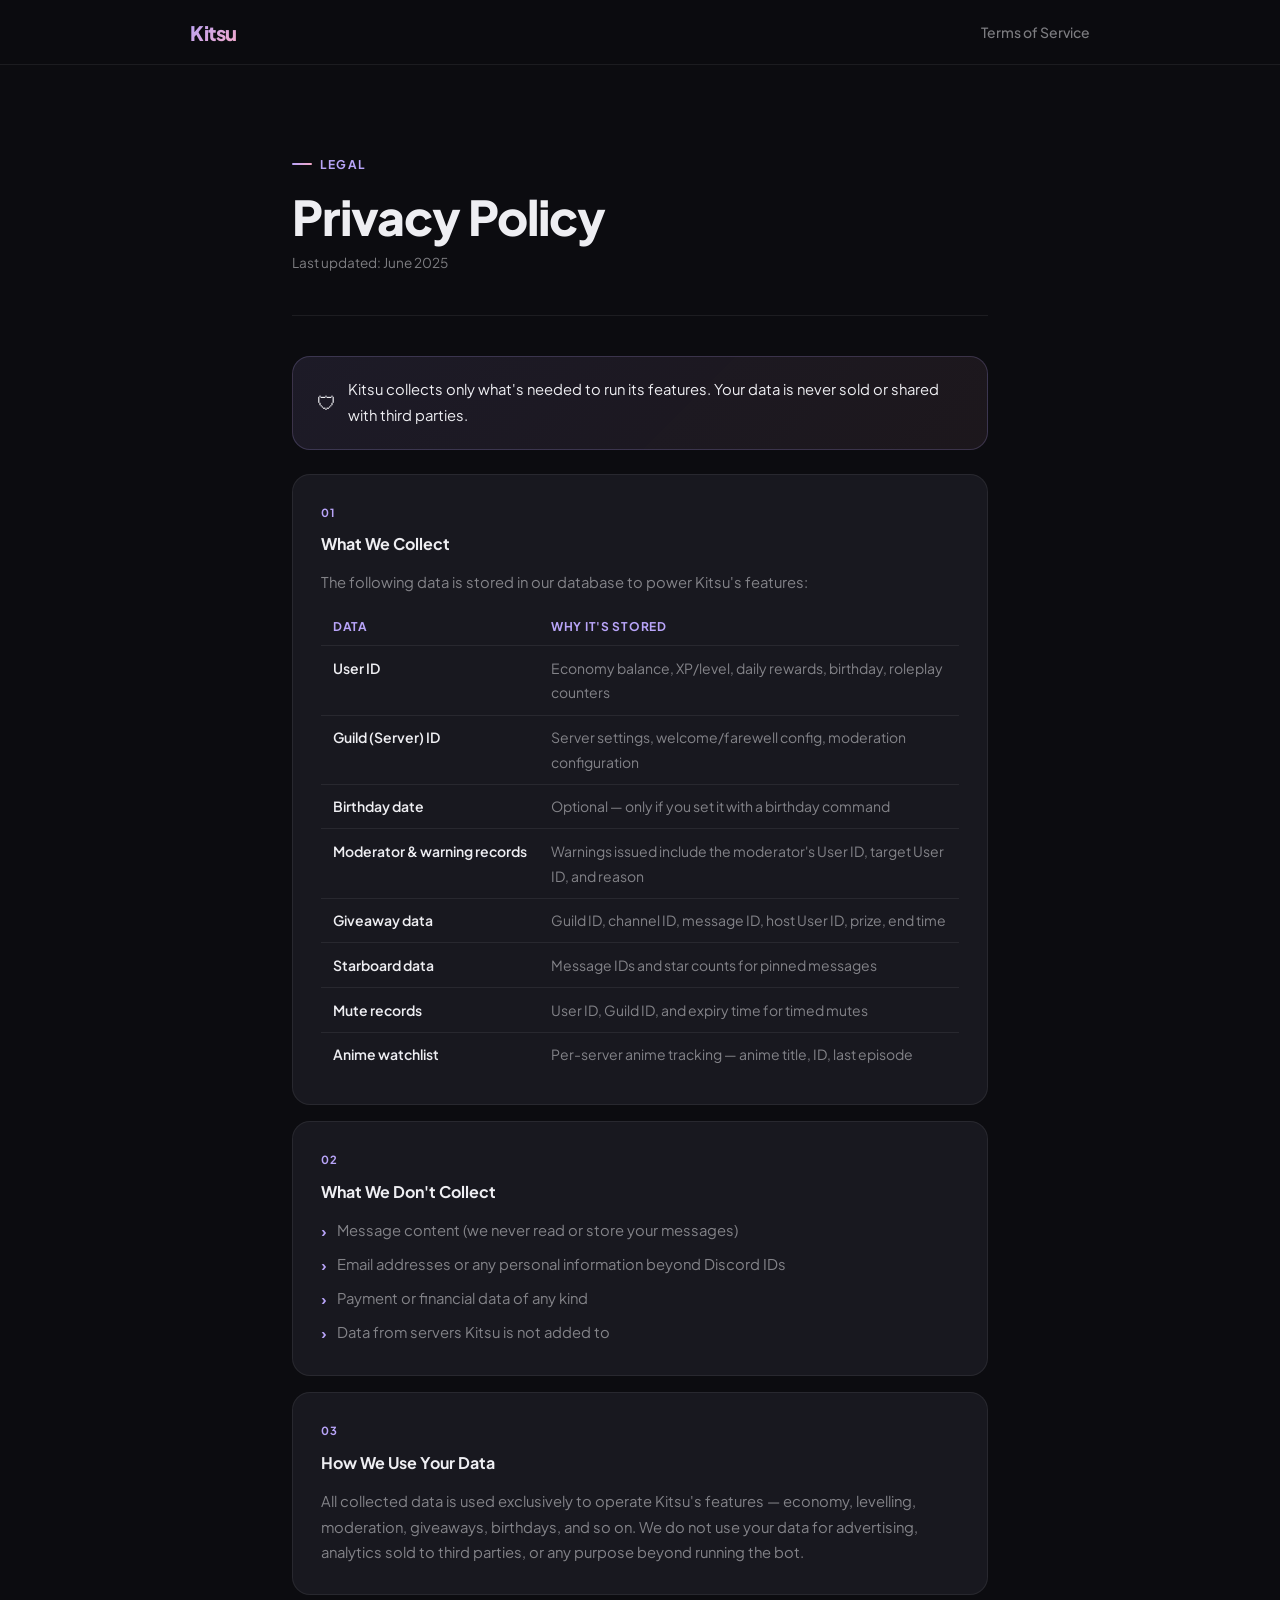
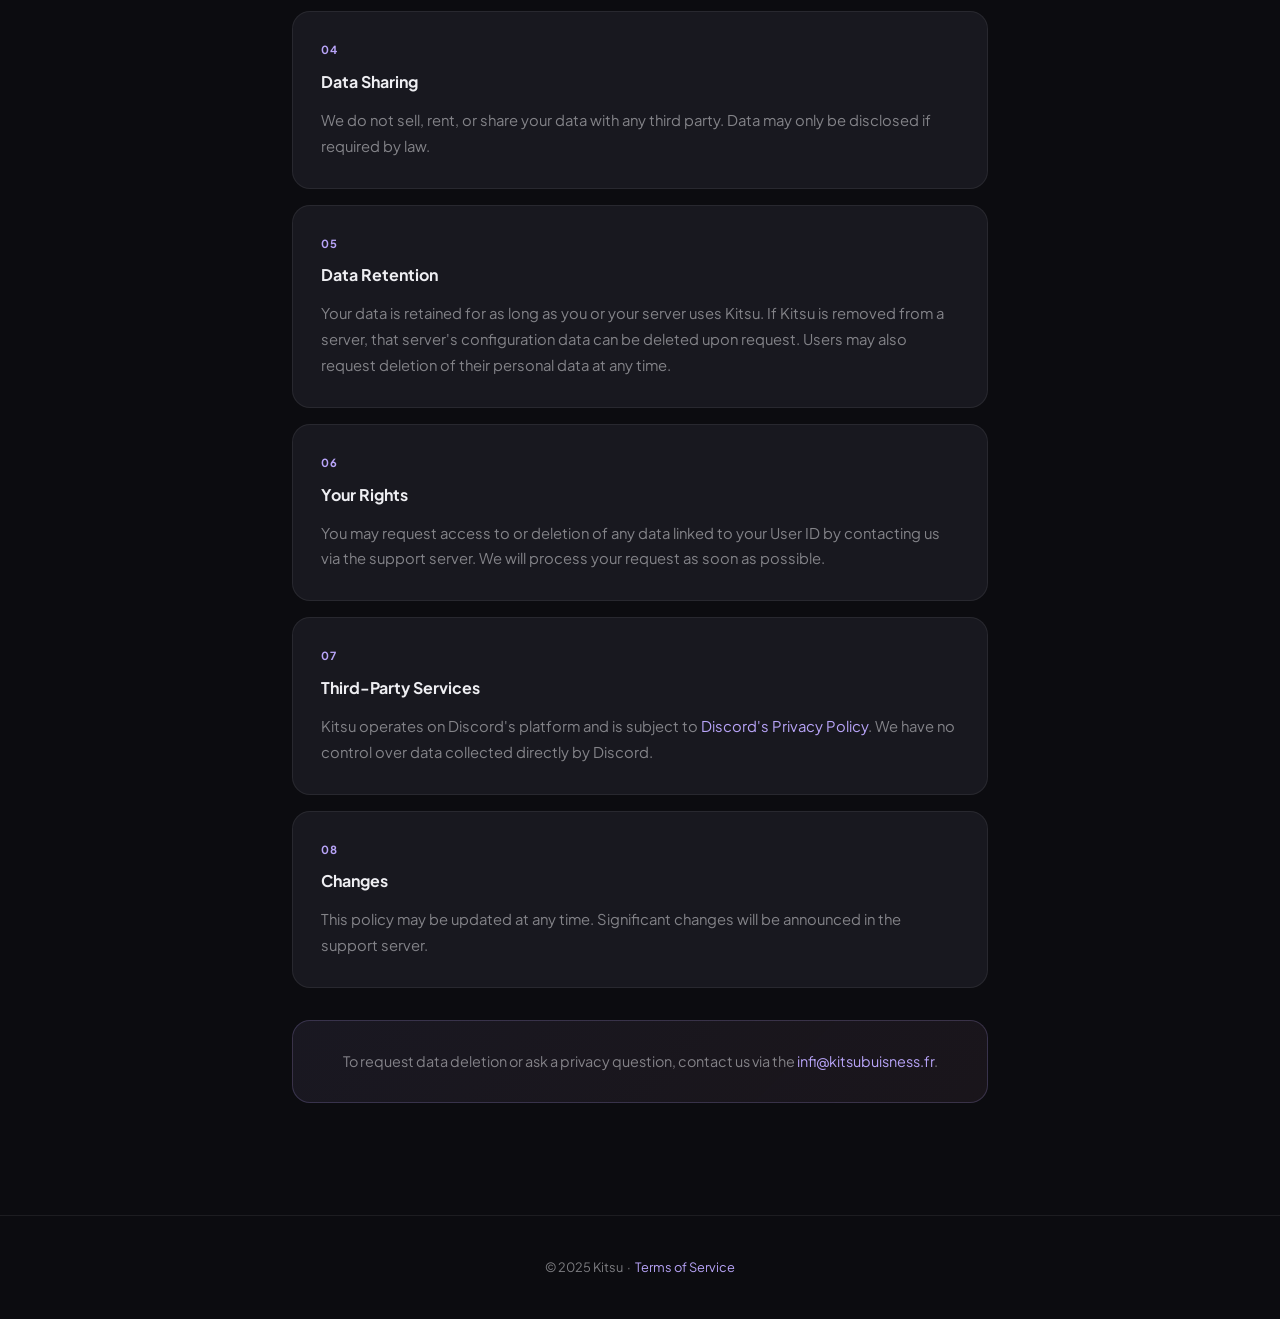
<file: privacy.html>
<!DOCTYPE html>
<html lang="en">
<head>
  <meta charset="UTF-8" />
  <meta name="viewport" content="width=device-width, initial-scale=1.0" />
  <title>Privacy Policy — Kitsu</title>
  <link rel="preconnect" href="https://fonts.googleapis.com" />
  <link href="https://fonts.googleapis.com/css2?family=Plus+Jakarta+Sans:wght@400;500;600;700;800&display=swap" rel="stylesheet" />
  <style>
    :root {
      --bg:      #0c0c10;
      --bg2:     #121218;
      --card:    #18181f;
      --border:  rgba(255,255,255,0.07);
      --text:    #eeeef2;
      --muted:   rgba(238,238,242,0.5);
      --accent:  #b8a4f8;
      --accent2: #f4a8c7;
      --good:    #7dd4a8;
      --radius:  18px;
      --font:    'Plus Jakarta Sans', sans-serif;
      --trans:   0.4s cubic-bezier(.25,.8,.25,1);
    }
    *, *::before, *::after { box-sizing: border-box; margin: 0; padding: 0; }
    html { scroll-behavior: smooth; font-size: 16px; }
    body {
      font-family: var(--font);
      background: var(--bg);
      color: var(--text);
      line-height: 1.75;
      overflow-x: hidden;
      min-height: 100vh;
    }

    #navbar {
      position: sticky; top: 0; z-index: 100;
      padding: 0 2rem;
      backdrop-filter: blur(18px);
      -webkit-backdrop-filter: blur(18px);
      background: rgba(12,12,16,0.7);
      border-bottom: 1px solid var(--border);
    }
    .nav-inner {
      max-width: 900px; margin: auto;
      display: flex; align-items: center; justify-content: space-between;
      height: 64px;
    }
    .nav-logo {
      font-weight: 800; font-size: 1.25rem; letter-spacing: -0.5px;
      background: linear-gradient(135deg, var(--accent), var(--accent2));
      -webkit-background-clip: text; -webkit-text-fill-color: transparent;
      text-decoration: none;
    }
    .nav-links a {
      text-decoration: none; color: var(--muted);
      font-size: 0.875rem; font-weight: 500; transition: color 0.2s;
    }
    .nav-links a:hover { color: var(--text); }

    main { max-width: 760px; margin: 0 auto; padding: 5rem 2rem 7rem; }

    .page-eyebrow {
      display: inline-flex; align-items: center; gap: 0.5rem;
      font-size: 0.75rem; font-weight: 700; letter-spacing: 0.1em;
      text-transform: uppercase; color: var(--accent); margin-bottom: 1rem;
    }
    .page-eyebrow::before {
      content: '';
      display: inline-block; width: 20px; height: 2px;
      background: linear-gradient(90deg, var(--accent), var(--accent2));
      border-radius: 2px;
    }

    h1 {
      font-size: clamp(2rem, 4vw, 3rem);
      font-weight: 800; letter-spacing: -1px;
      line-height: 1.1; margin-bottom: 0.5rem;
    }

    .updated {
      color: var(--muted); font-size: 0.85rem;
      padding-bottom: 2.5rem; margin-bottom: 2.5rem;
      border-bottom: 1px solid var(--border);
    }

    .summary-banner {
      background: linear-gradient(135deg, rgba(184,164,248,0.1), rgba(244,168,199,0.07));
      border: 1px solid rgba(184,164,248,0.2);
      border-radius: var(--radius);
      padding: 1.25rem 1.5rem;
      margin-bottom: 1.5rem;
      font-size: 0.925rem;
      color: var(--text);
      display: flex; align-items: center; gap: 0.75rem;
    }
    .summary-banner::before {
      content: '🛡';
      font-size: 1.2rem; flex-shrink: 0;
    }

    .legal-section {
      background: var(--card);
      border: 1px solid var(--border);
      border-radius: var(--radius);
      padding: 1.75rem;
      margin-bottom: 1rem;
      transition: box-shadow 0.3s;
    }
    .legal-section:hover { box-shadow: 0 12px 40px rgba(0,0,0,0.25); }

    .section-num {
      font-size: 0.7rem; font-weight: 700; letter-spacing: 0.08em;
      text-transform: uppercase; color: var(--accent); margin-bottom: 0.5rem;
    }

    h2 { font-size: 1rem; font-weight: 700; color: var(--text); margin-bottom: 0.75rem; }

    p { color: var(--muted); font-size: 0.925rem; margin-bottom: 0.5rem; }
    p:last-child { margin-bottom: 0; }

    /* Data table */
    .data-table {
      width: 100%; border-collapse: collapse; margin-top: 0.75rem;
      font-size: 0.875rem;
    }
    .data-table th {
      text-align: left; padding: 0.5rem 0.75rem;
      color: var(--accent); font-weight: 700; font-size: 0.75rem;
      text-transform: uppercase; letter-spacing: 0.06em;
      border-bottom: 1px solid var(--border);
    }
    .data-table td {
      padding: 0.6rem 0.75rem; color: var(--muted);
      border-bottom: 1px solid var(--border); vertical-align: top;
    }
    .data-table tr:last-child td { border-bottom: none; }
    .data-table td:first-child { color: var(--text); font-weight: 600; white-space: nowrap; }

    ul {
      list-style: none; padding: 0;
      display: flex; flex-direction: column; gap: 0.45rem;
      margin-top: 0.5rem;
    }
    ul li {
      display: flex; align-items: flex-start; gap: 0.6rem;
      font-size: 0.925rem; color: var(--muted);
    }
    ul li::before {
      content: '›'; color: var(--accent); font-weight: 700;
      flex-shrink: 0; margin-top: 1px;
    }

    a { color: var(--accent); text-decoration: none; }
    a:hover { text-decoration: underline; }

    .contact-card {
      margin-top: 2rem;
      background: linear-gradient(135deg, rgba(184,164,248,0.08), rgba(244,168,199,0.06));
      border: 1px solid rgba(184,164,248,0.2);
      border-radius: var(--radius);
      padding: 1.75rem; text-align: center;
    }
    .contact-card p { color: var(--muted); font-size: 0.9rem; }

    footer {
      text-align: center; padding: 2.5rem 2rem;
      color: var(--muted); font-size: 0.8rem;
      border-top: 1px solid var(--border);
    }
    footer a { color: var(--accent); }
  </style>
</head>
<body>

<div id="navbar">
  <div class="nav-inner">
    <a class="nav-logo" href="#">Kitsu</a>
    <div class="nav-links">
      <a href="tos.html">Terms of Service</a>
    </div>
  </div>
</div>

<main>
  <p class="page-eyebrow">Legal</p>
  <h1>Privacy Policy</h1>
  <p class="updated">Last updated: June 2025</p>

  <div class="summary-banner">
    Kitsu collects only what's needed to run its features. Your data is never sold or shared with third parties.
  </div>

  <div class="legal-section">
    <p class="section-num">01</p>
    <h2>What We Collect</h2>
    <p>The following data is stored in our database to power Kitsu's features:</p>
    <table class="data-table">
      <thead>
        <tr><th>Data</th><th>Why it's stored</th></tr>
      </thead>
      <tbody>
        <tr><td>User ID</td><td>Economy balance, XP/level, daily rewards, birthday, roleplay counters</td></tr>
        <tr><td>Guild (Server) ID</td><td>Server settings, welcome/farewell config, moderation configuration</td></tr>
        <tr><td>Birthday date</td><td>Optional — only if you set it with a birthday command</td></tr>
        <tr><td>Moderator & warning records</td><td>Warnings issued include the moderator's User ID, target User ID, and reason</td></tr>
        <tr><td>Giveaway data</td><td>Guild ID, channel ID, message ID, host User ID, prize, end time</td></tr>
        <tr><td>Starboard data</td><td>Message IDs and star counts for pinned messages</td></tr>
        <tr><td>Mute records</td><td>User ID, Guild ID, and expiry time for timed mutes</td></tr>
        <tr><td>Anime watchlist</td><td>Per-server anime tracking — anime title, ID, last episode</td></tr>
      </tbody>
    </table>
  </div>

  <div class="legal-section">
    <p class="section-num">02</p>
    <h2>What We Don't Collect</h2>
    <ul>
      <li>Message content (we never read or store your messages)</li>
      <li>Email addresses or any personal information beyond Discord IDs</li>
      <li>Payment or financial data of any kind</li>
      <li>Data from servers Kitsu is not added to</li>
    </ul>
  </div>

  <div class="legal-section">
    <p class="section-num">03</p>
    <h2>How We Use Your Data</h2>
    <p>All collected data is used exclusively to operate Kitsu's features — economy, levelling, moderation, giveaways, birthdays, and so on. We do not use your data for advertising, analytics sold to third parties, or any purpose beyond running the bot.</p>
  </div>

  <div class="legal-section">
    <p class="section-num">04</p>
    <h2>Data Sharing</h2>
    <p>We do not sell, rent, or share your data with any third party. Data may only be disclosed if required by law.</p>
  </div>

  <div class="legal-section">
    <p class="section-num">05</p>
    <h2>Data Retention</h2>
    <p>Your data is retained for as long as you or your server uses Kitsu. If Kitsu is removed from a server, that server's configuration data can be deleted upon request. Users may also request deletion of their personal data at any time.</p>
  </div>

  <div class="legal-section">
    <p class="section-num">06</p>
    <h2>Your Rights</h2>
    <p>You may request access to or deletion of any data linked to your User ID by contacting us via the support server. We will process your request as soon as possible.</p>
  </div>

  <div class="legal-section">
    <p class="section-num">07</p>
    <h2>Third-Party Services</h2>
    <p>Kitsu operates on Discord's platform and is subject to <a href="https://discord.com/privacy" target="_blank">Discord's Privacy Policy</a>. We have no control over data collected directly by Discord.</p>
  </div>

  <div class="legal-section">
    <p class="section-num">08</p>
    <h2>Changes</h2>
    <p>This policy may be updated at any time. Significant changes will be announced in the support server.</p>
  </div>

  <div class="contact-card">
    <p>To request data deletion or ask a privacy question, contact us via the <a href="mailto:infi@kitsubuisness.fr">infi@kitsubuisness.fr</a>.</p>
  </div>
</main>

<footer>
  &copy; 2025 Kitsu &nbsp;·&nbsp; <a href="tos.html">Terms of Service</a>
</footer>

</body>
</html>
</file>
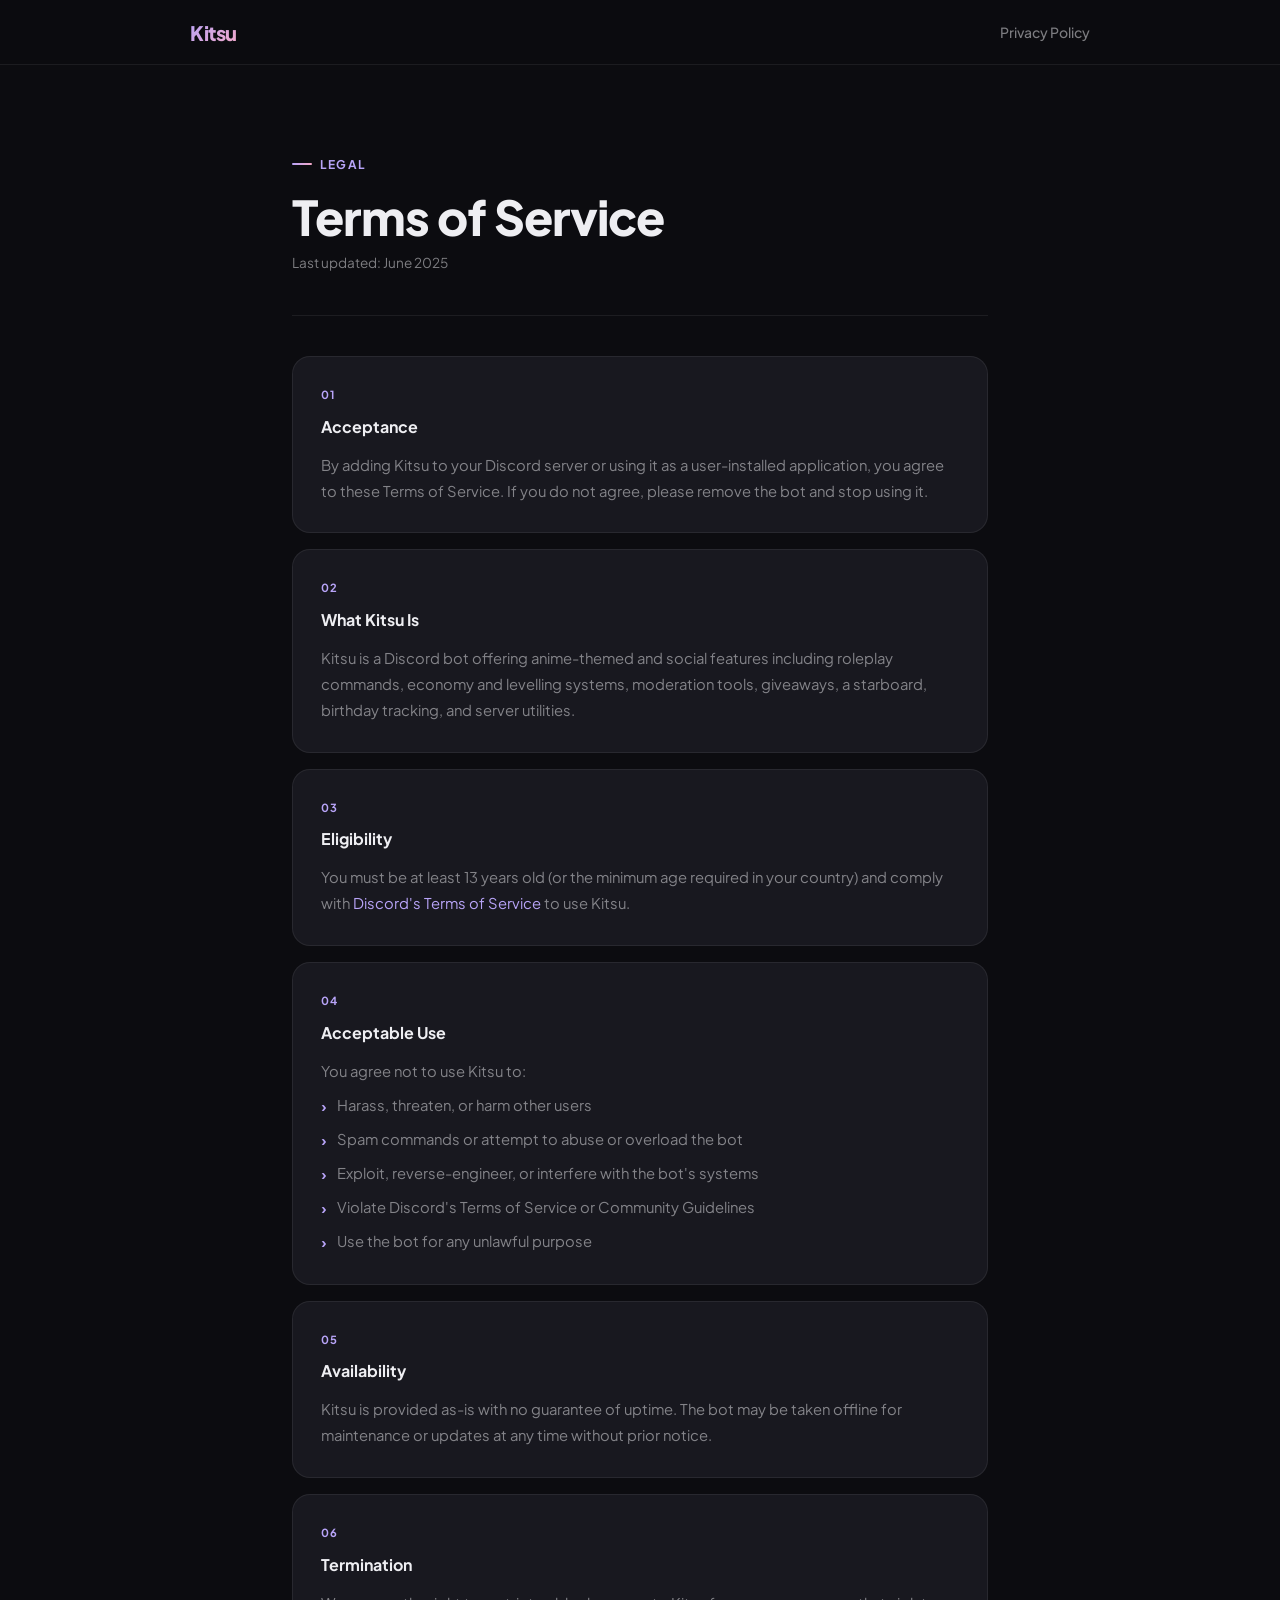
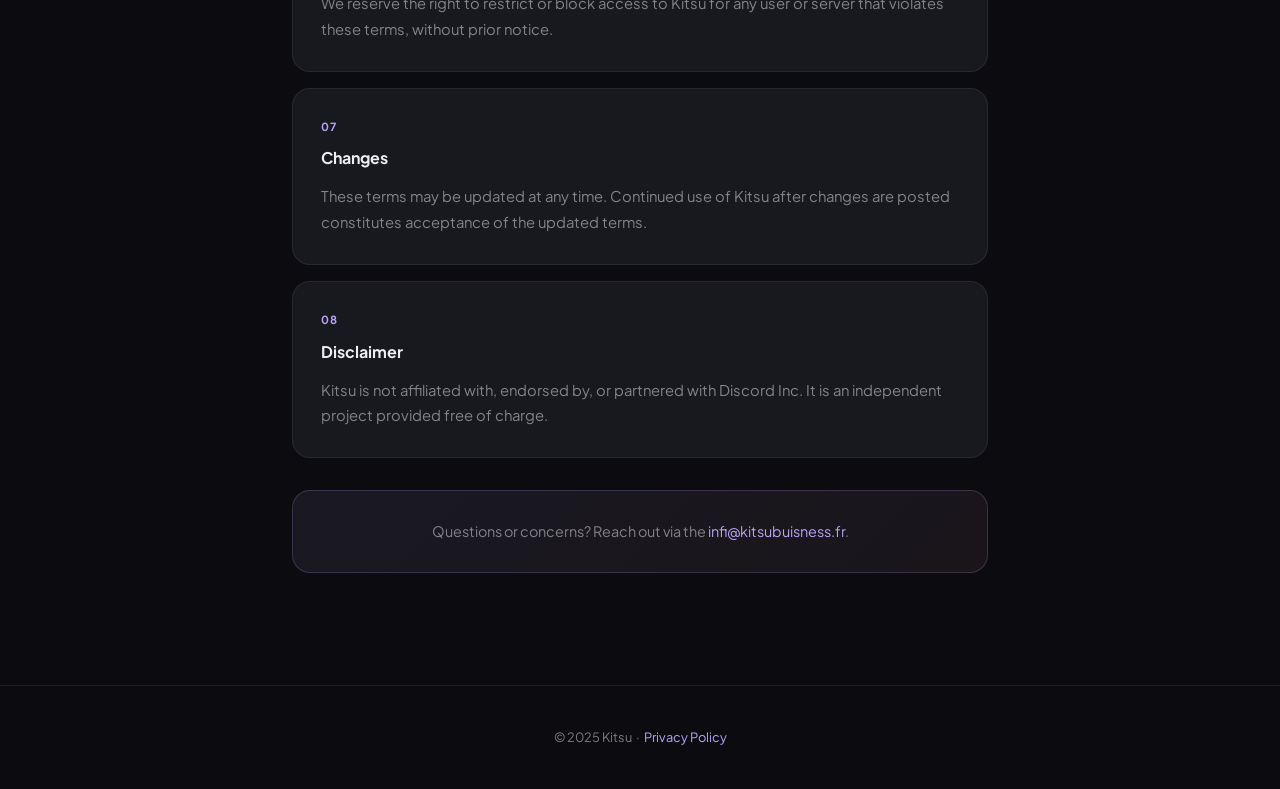
<file: tos.html>
<!DOCTYPE html>
<html lang="en">
<head>
  <meta charset="UTF-8" />
  <meta name="viewport" content="width=device-width, initial-scale=1.0" />
  <title>Terms of Service — Kitsu</title>
  <link rel="preconnect" href="https://fonts.googleapis.com" />
  <link href="https://fonts.googleapis.com/css2?family=Plus+Jakarta+Sans:wght@400;500;600;700;800&display=swap" rel="stylesheet" />
  <style>
    :root {
      --bg:      #0c0c10;
      --bg2:     #121218;
      --card:    #18181f;
      --border:  rgba(255,255,255,0.07);
      --text:    #eeeef2;
      --muted:   rgba(238,238,242,0.5);
      --accent:  #b8a4f8;
      --accent2: #f4a8c7;
      --radius:  18px;
      --font:    'Plus Jakarta Sans', sans-serif;
      --trans:   0.4s cubic-bezier(.25,.8,.25,1);
    }
    *, *::before, *::after { box-sizing: border-box; margin: 0; padding: 0; }
    html { scroll-behavior: smooth; font-size: 16px; }
    body {
      font-family: var(--font);
      background: var(--bg);
      color: var(--text);
      line-height: 1.75;
      overflow-x: hidden;
      min-height: 100vh;
    }

    /* NAV */
    #navbar {
      position: sticky; top: 0; z-index: 100;
      padding: 0 2rem;
      backdrop-filter: blur(18px);
      -webkit-backdrop-filter: blur(18px);
      background: rgba(12,12,16,0.7);
      border-bottom: 1px solid var(--border);
    }
    .nav-inner {
      max-width: 900px; margin: auto;
      display: flex; align-items: center; justify-content: space-between;
      height: 64px;
    }
    .nav-logo {
      font-weight: 800; font-size: 1.25rem; letter-spacing: -0.5px;
      background: linear-gradient(135deg, var(--accent), var(--accent2));
      -webkit-background-clip: text; -webkit-text-fill-color: transparent;
      text-decoration: none;
    }
    .nav-links { display: flex; gap: 1.5rem; }
    .nav-links a {
      text-decoration: none; color: var(--muted);
      font-size: 0.875rem; font-weight: 500;
      transition: color 0.2s;
    }
    .nav-links a:hover { color: var(--text); }

    /* MAIN */
    main { max-width: 760px; margin: 0 auto; padding: 5rem 2rem 7rem; }

    .page-eyebrow {
      display: inline-flex; align-items: center; gap: 0.5rem;
      font-size: 0.75rem; font-weight: 700; letter-spacing: 0.1em;
      text-transform: uppercase; color: var(--accent);
      margin-bottom: 1rem;
    }
    .page-eyebrow::before {
      content: '';
      display: inline-block; width: 20px; height: 2px;
      background: linear-gradient(90deg, var(--accent), var(--accent2));
      border-radius: 2px;
    }

    h1 {
      font-size: clamp(2rem, 4vw, 3rem);
      font-weight: 800; letter-spacing: -1px;
      line-height: 1.1; margin-bottom: 0.5rem;
    }

    .updated {
      color: var(--muted); font-size: 0.85rem;
      padding-bottom: 2.5rem; margin-bottom: 2.5rem;
      border-bottom: 1px solid var(--border);
    }

    /* SECTIONS */
    .legal-section {
      background: var(--card);
      border: 1px solid var(--border);
      border-radius: var(--radius);
      padding: 1.75rem;
      margin-bottom: 1rem;
      transition: box-shadow 0.3s;
    }
    .legal-section:hover {
      box-shadow: 0 12px 40px rgba(0,0,0,0.25);
    }

    .section-num {
      font-size: 0.7rem; font-weight: 700; letter-spacing: 0.08em;
      text-transform: uppercase; color: var(--accent); margin-bottom: 0.5rem;
    }

    h2 {
      font-size: 1rem; font-weight: 700;
      color: var(--text); margin-bottom: 0.75rem;
    }

    p { color: var(--muted); font-size: 0.925rem; margin-bottom: 0.5rem; }
    p:last-child { margin-bottom: 0; }

    ul {
      list-style: none; padding: 0;
      display: flex; flex-direction: column; gap: 0.45rem;
      margin-top: 0.5rem;
    }
    ul li {
      display: flex; align-items: flex-start; gap: 0.6rem;
      font-size: 0.925rem; color: var(--muted);
    }
    ul li::before {
      content: '›';
      color: var(--accent); font-weight: 700; flex-shrink: 0; margin-top: 1px;
    }

    a { color: var(--accent); text-decoration: none; }
    a:hover { text-decoration: underline; }

    /* CONTACT BOX */
    .contact-card {
      margin-top: 2rem;
      background: linear-gradient(135deg, rgba(184,164,248,0.08), rgba(244,168,199,0.06));
      border: 1px solid rgba(184,164,248,0.2);
      border-radius: var(--radius);
      padding: 1.75rem;
      text-align: center;
    }
    .contact-card p { color: var(--muted); font-size: 0.9rem; }

    footer {
      text-align: center; padding: 2.5rem 2rem;
      color: var(--muted); font-size: 0.8rem;
      border-top: 1px solid var(--border);
    }
    footer a { color: var(--accent); }
  </style>
</head>
<body>

<div id="navbar">
  <div class="nav-inner">
    <a class="nav-logo" href="#">Kitsu</a>
    <div class="nav-links">
      <a href="privacy.html">Privacy Policy</a>
    </div>
  </div>
</div>

<main>
  <p class="page-eyebrow">Legal</p>
  <h1>Terms of Service</h1>
  <p class="updated">Last updated: June 2025</p>

  <div class="legal-section">
    <p class="section-num">01</p>
    <h2>Acceptance</h2>
    <p>By adding Kitsu to your Discord server or using it as a user-installed application, you agree to these Terms of Service. If you do not agree, please remove the bot and stop using it.</p>
  </div>

  <div class="legal-section">
    <p class="section-num">02</p>
    <h2>What Kitsu Is</h2>
    <p>Kitsu is a Discord bot offering anime-themed and social features including roleplay commands, economy and levelling systems, moderation tools, giveaways, a starboard, birthday tracking, and server utilities.</p>
  </div>

  <div class="legal-section">
    <p class="section-num">03</p>
    <h2>Eligibility</h2>
    <p>You must be at least 13 years old (or the minimum age required in your country) and comply with <a href="https://discord.com/terms" target="_blank">Discord's Terms of Service</a> to use Kitsu.</p>
  </div>

  <div class="legal-section">
    <p class="section-num">04</p>
    <h2>Acceptable Use</h2>
    <p>You agree not to use Kitsu to:</p>
    <ul>
      <li>Harass, threaten, or harm other users</li>
      <li>Spam commands or attempt to abuse or overload the bot</li>
      <li>Exploit, reverse-engineer, or interfere with the bot's systems</li>
      <li>Violate Discord's Terms of Service or Community Guidelines</li>
      <li>Use the bot for any unlawful purpose</li>
    </ul>
  </div>

  <div class="legal-section">
    <p class="section-num">05</p>
    <h2>Availability</h2>
    <p>Kitsu is provided as-is with no guarantee of uptime. The bot may be taken offline for maintenance or updates at any time without prior notice.</p>
  </div>

  <div class="legal-section">
    <p class="section-num">06</p>
    <h2>Termination</h2>
    <p>We reserve the right to restrict or block access to Kitsu for any user or server that violates these terms, without prior notice.</p>
  </div>

  <div class="legal-section">
    <p class="section-num">07</p>
    <h2>Changes</h2>
    <p>These terms may be updated at any time. Continued use of Kitsu after changes are posted constitutes acceptance of the updated terms.</p>
  </div>

  <div class="legal-section">
    <p class="section-num">08</p>
    <h2>Disclaimer</h2>
    <p>Kitsu is not affiliated with, endorsed by, or partnered with Discord Inc. It is an independent project provided free of charge.</p>
  </div>

  <div class="contact-card">
    <p>Questions or concerns? Reach out via the <a href="mailto:infi@kitsubuisness.fr">infi@kitsubuisness.fr</a>.</p>
  </div>
</main>

<footer>
  &copy; 2025 Kitsu &nbsp;·&nbsp; <a href="privacy.html">Privacy Policy</a>
</footer>

</body>
</html>
</file>
